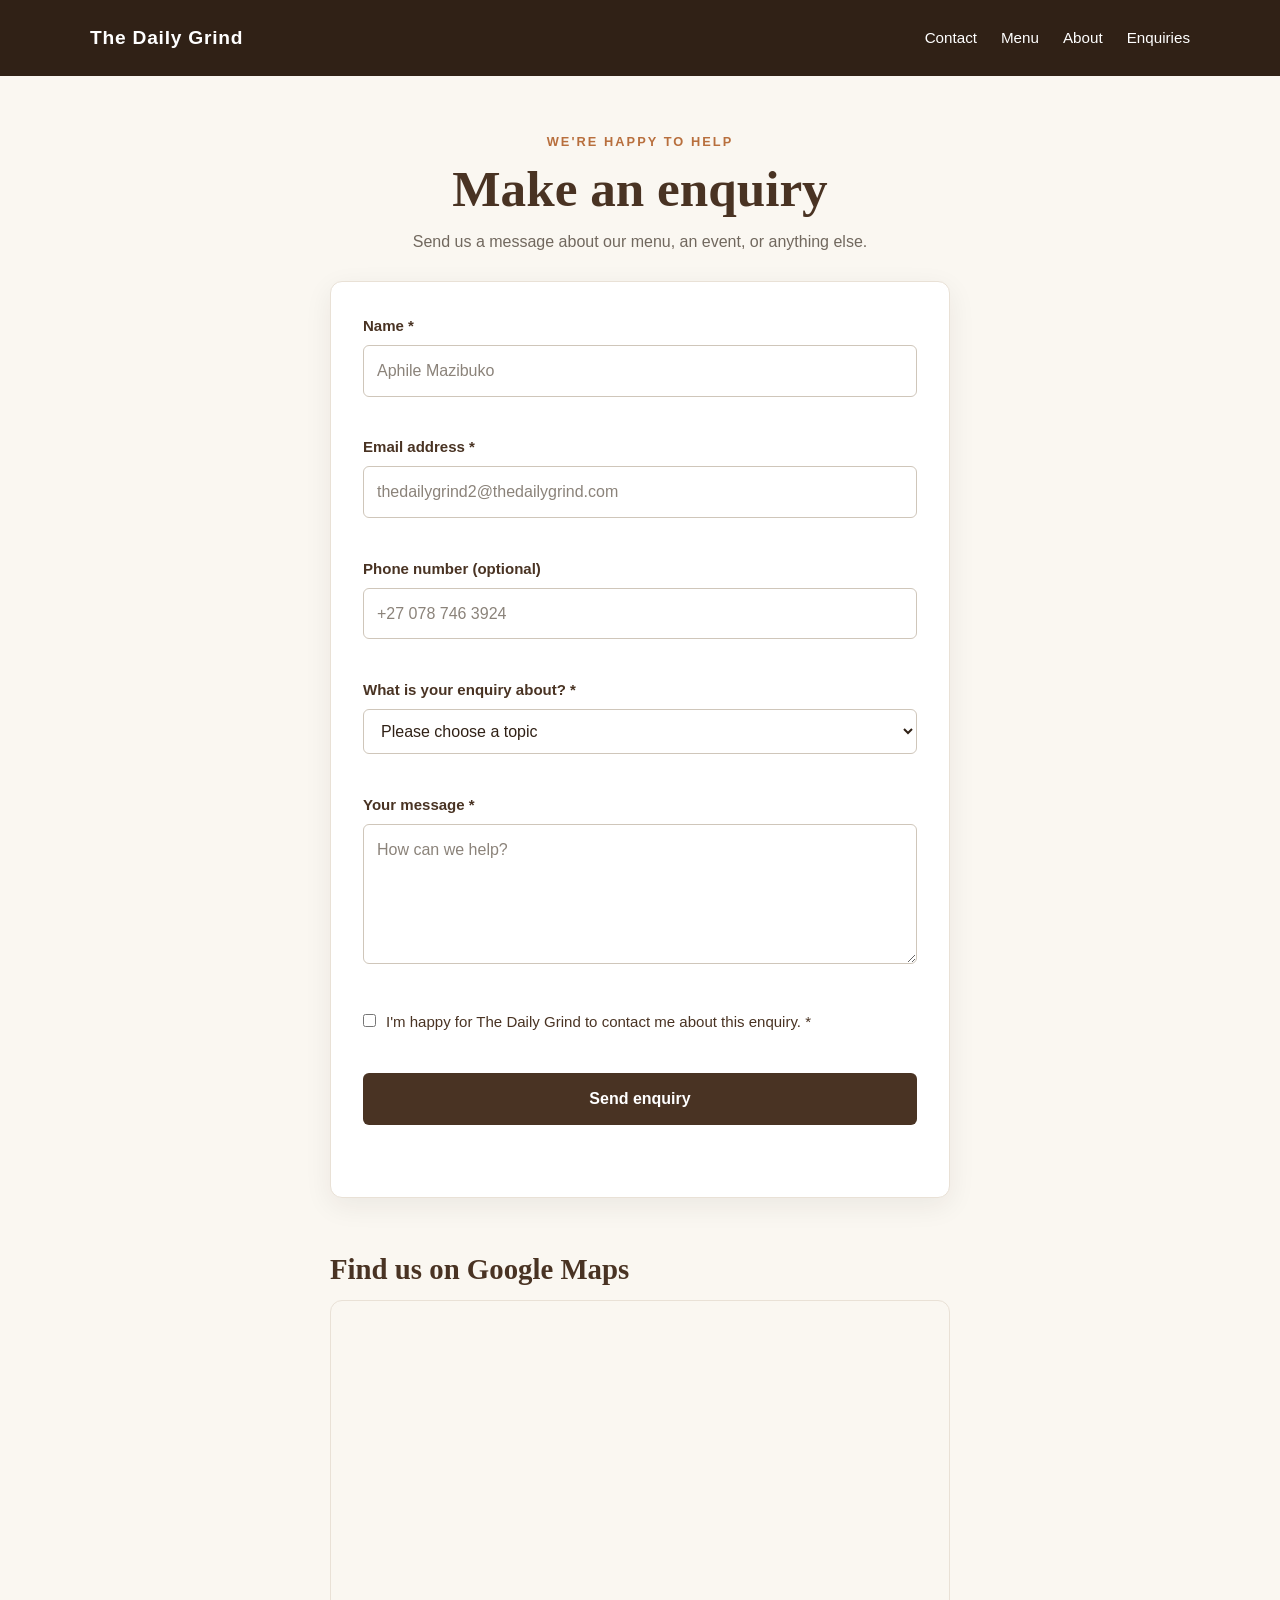
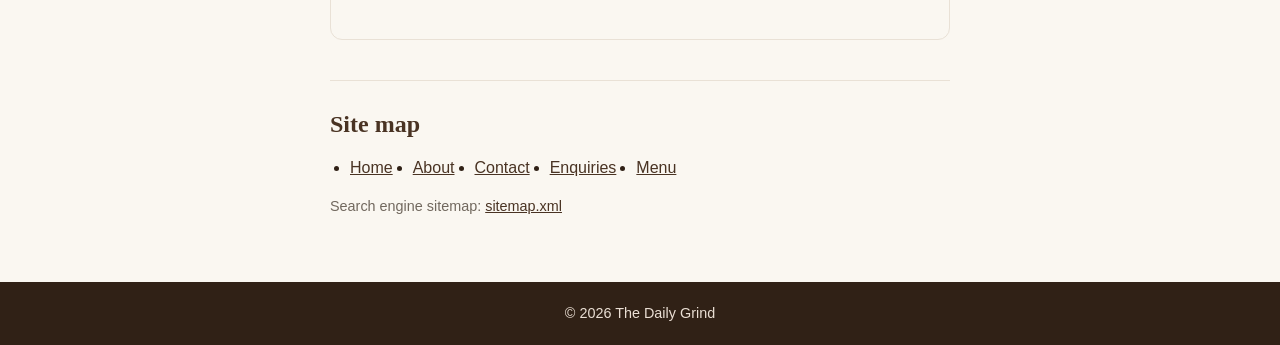
<file: TheDailyGrind2/index.html>
<!DOCTYPE html>
<html lang="en">
<head>
    <meta charset="UTF-8">
    <meta name="viewport" content="width=device-width, initial-scale=1.0">
    <meta name="description" content="Send The Daily Grind a question, suggestion, or event enquiry.">
    <title>Make an Enquiry | The Daily Grind</title>
    <link rel="stylesheet" href="style.css">
    <style>
        :root {
            color-scheme: light;
            --coffee: #493323;
            --coffee-dark: #302116;
            --cream: #faf7f1;
            --muted: #71685e;
            --accent: #b86f3d;
            --line: #e9e1d6;
        }

        * {
            box-sizing: border-box;
        }

        body {
            min-height: 100vh;
            margin: 0;
            background: var(--cream);
            color: var(--coffee-dark);
            font-family: "Segoe UI", Tahoma, Geneva, Verdana, sans-serif;
            line-height: 1.6;
        }

        a {
            color: inherit;
        }

        .site-header {
            background: var(--coffee-dark);
            color: #fff;
        }

        .header-inner {
            width: min(1100px, calc(100% - 40px));
            min-height: 76px;
            margin: 0 auto;
            display: flex;
            align-items: center;
            justify-content: space-between;
            gap: 24px;
        }

        .brand {
            font-size: 1.2rem;
            font-weight: 700;
            letter-spacing: 0.04em;
            text-decoration: none;
        }

        nav {
            display: flex;
            align-items: center;
            gap: 24px;
        }

        nav a {
            font-size: 0.95rem;
            text-decoration: none;
        }

        nav a:hover,
        nav a:focus-visible {
            color: #f2c49f;
        }

        main {
            width: min(620px, calc(100% - 40px));
            margin: 0 auto;
            padding: 56px 0 64px;
        }

        .intro {
            margin-bottom: 26px;
            text-align: center;
        }

        .eyebrow {
            margin: 0 0 8px;
            color: var(--accent);
            font-size: 0.8rem;
            font-weight: 700;
            letter-spacing: 0.16em;
            text-transform: uppercase;
        }

        h1 {
            margin: 0 0 10px;
            color: var(--coffee);
            font-family: Georgia, "Times New Roman", serif;
            font-size: clamp(2.2rem, 6vw, 3.2rem);
            line-height: 1.15;
        }

        .intro p:last-child {
            margin: 0;
            color: var(--muted);
        }

        .form-card {
            padding: 32px;
            border: 1px solid var(--line);
            border-radius: 12px;
            background: #fff;
            box-shadow: 0 8px 28px rgb(48 33 22 / 7%);
        }

        .form-group {
            margin-bottom: 20px;
        }

        label {
            display: block;
            margin-bottom: 7px;
            color: var(--coffee);
            font-size: 0.94rem;
            font-weight: 600;
        }

        input,
        select,
        textarea {
            width: 100%;
            padding: 12px 13px;
            border: 1px solid #cfc6ba;
            border-radius: 6px;
            background: #fff;
            color: var(--coffee-dark);
            font: inherit;
        }

        input::placeholder,
        textarea::placeholder {
            color: #8b837a;
        }

        input:focus,
        select:focus,
        textarea:focus {
            border-color: var(--accent);
            outline: 3px solid rgb(184 111 61 / 18%);
        }

        textarea {
            min-height: 140px;
            resize: vertical;
        }

        .form-error {
            display: block;
            min-height: 1.2em;
            margin-top: 3px;
            color: #a83226;
            font-size: 0.82rem;
        }

        .invalid {
            border-color: #a83226;
        }

        .consent-row {
            display: flex;
            align-items: flex-start;
            gap: 10px;
        }

        .consent-row input {
            width: auto;
            margin: 4px 0 0;
        }

        .consent-row label {
            margin: 0;
            font-weight: 400;
        }

        .form-status {
            min-height: 1.5em;
            margin: 16px 0 0;
            text-align: center;
        }

        .form-status.error {
            color: #a83226;
        }

        .form-status.notice {
            color: var(--coffee);
        }

        .site-map {
            margin-top: 40px;
            padding-top: 24px;
            border-top: 1px solid var(--line);
        }

        .site-map h2 {
            margin: 0 0 12px;
            color: var(--coffee);
            font-family: Georgia, "Times New Roman", serif;
            font-size: 1.5rem;
        }

        .site-map ul {
            display: flex;
            flex-wrap: wrap;
            gap: 8px 20px;
            margin: 0;
            padding-left: 20px;
        }

        .site-map a {
            color: var(--coffee);
        }

        .site-map .xml-link {
            margin: 14px 0 0;
            color: var(--muted);
            font-size: 0.9rem;
        }

        .location-map-embed {
            display: block;
            width: 100%;
            min-height: 340px;
            border: 1px solid var(--line);
            border-radius: 12px;
        }

        button {
            width: 100%;
            padding: 13px 20px;
            border: 0;
            border-radius: 6px;
            background: var(--coffee);
            color: #fff;
            font: inherit;
            font-weight: 700;
            cursor: pointer;
        }

        button:hover,
        button:focus-visible {
            background: var(--coffee-dark);
        }

        footer {
            padding: 20px;
            background: var(--coffee-dark);
            color: #eadfd4;
            font-size: 0.9rem;
            text-align: center;
        }

        footer p {
            margin: 0;
        }

        @media (max-width: 640px) {
            .header-inner {
                min-height: 68px;
                flex-wrap: wrap;
                justify-content: center;
                padding: 14px 0;
            }

            nav {
                justify-content: center;
                gap: 18px;
            }

            main {
                padding-top: 40px;
            }

            .form-card {
                padding: 24px 20px;
            }
        }
    </style>
</head>
<body>
    <header class="site-header">
        <div class="header-inner">
            <a class="brand" href="index.html">The Daily Grind</a>
            <nav aria-label="Main navigation">
                <a href="contact.html">Contact</a>
                <a href="menu.html">Menu</a>
                <a href="about.html">About</a>
                <a href="enquiry.html">Enquiries</a>
            </nav>
        </div>
    </header>

    <main>
        <section class="intro" aria-labelledby="page-title">
            <p class="eyebrow">We're happy to help</p>
            <h1 id="page-title">Make an enquiry</h1>
            <p>Send us a message about our menu, an event, or anything else.</p>
        </section>

        <div id="enquiry-form-root"></div>
        <section class="location" aria-labelledby="location-heading">
            <h2 id="location-heading">Find us on Google Maps</h2>
            <iframe
                class="location-map-embed"
                title="Google Maps search for The Daily Grind"
                src="https://www.google.com/maps?q=The+Daily+Grind&amp;output=embed"
                loading="lazy"
                referrerpolicy="no-referrer-when-downgrade"
                allowfullscreen>
            </iframe>
        </section>
        <section class="site-map" aria-labelledby="site-map-heading">
            <h2 id="site-map-heading">Site map</h2>
            <ul>
                <li><a href="index.html">Home</a></li>
                <li><a href="about.html">About</a></li>
                <li><a href="contact.html">Contact</a></li>
                <li><a href="enquiry.html">Enquiries</a></li>
                <li><a href="menu.html">Menu</a></li>
            </ul>
            <p class="xml-link">Search engine sitemap: <a href="sitemap.xml">sitemap.xml</a></p>
        </section>
    </main>

    <footer>
        <p>&copy; 2026 The Daily Grind</p>
    </footer>
    <script src="scripts.js" defer></script>
</body>
</html>
</file>
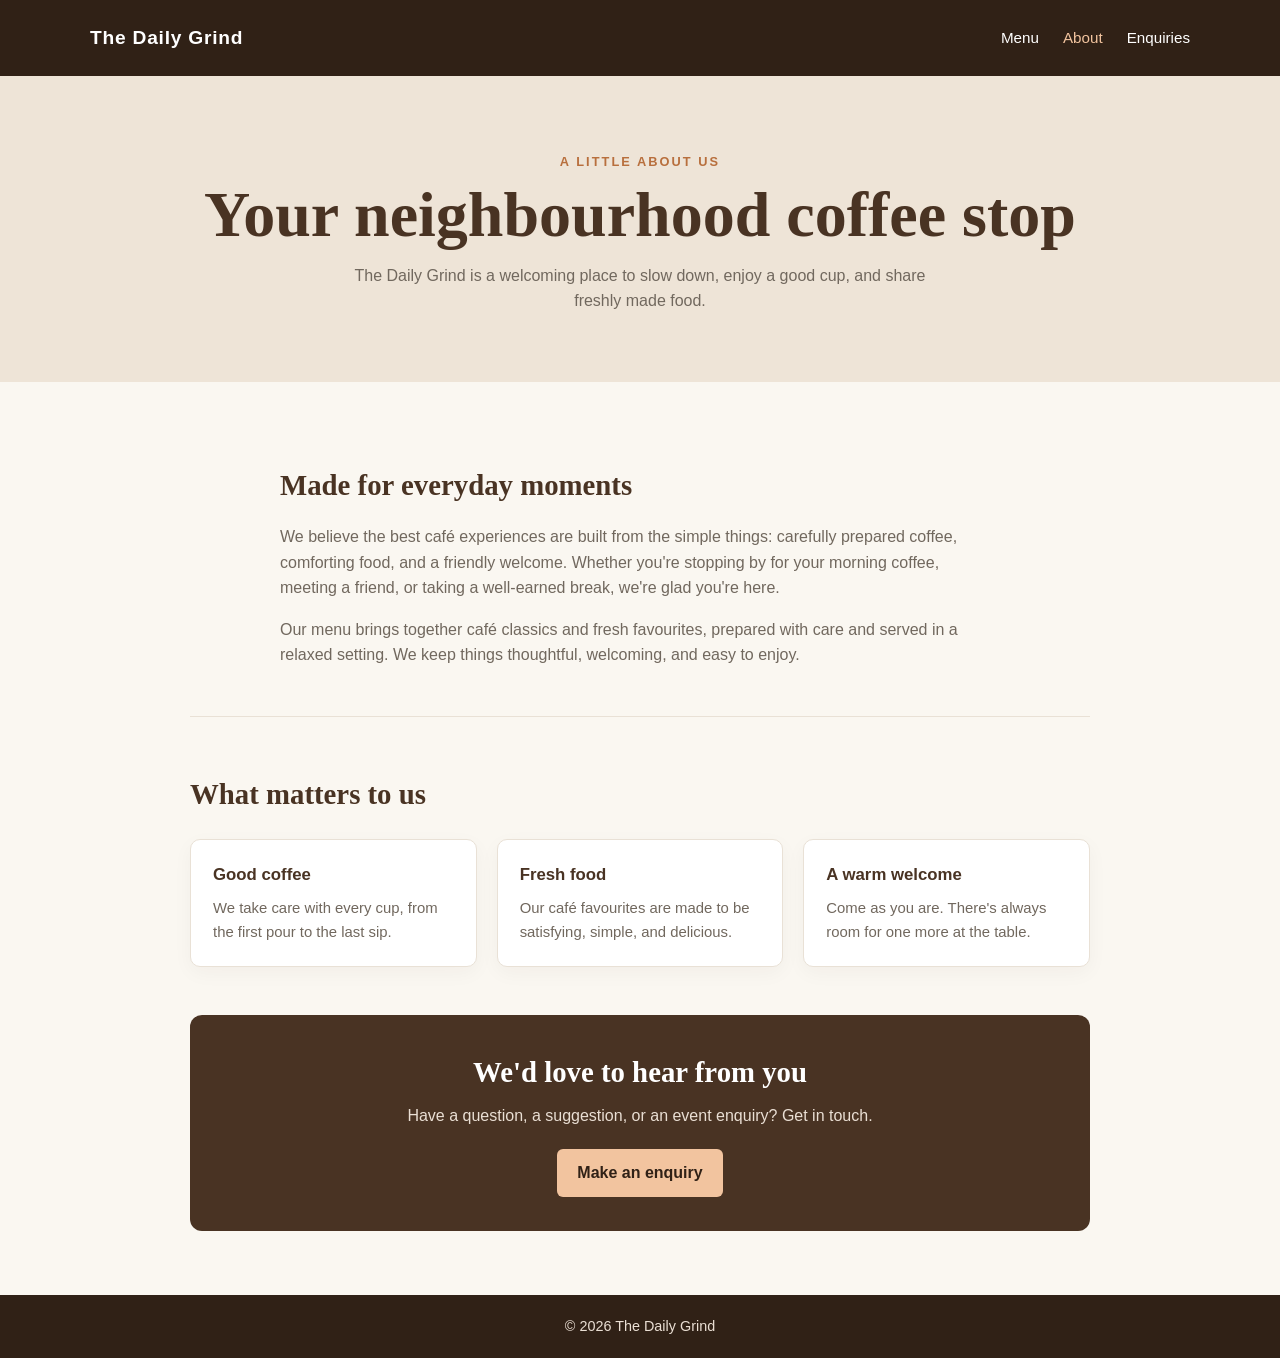
<file: TheDailyGrind2/about.html>
<!DOCTYPE html>
<html lang="en">
<head>
    <meta charset="UTF-8">
    <meta name="viewport" content="width=device-width, initial-scale=1.0">
    <meta name="description" content="Learn about The Daily Grind, your neighbourhood café for good coffee and freshly made food.">
    <title>About Us | The Daily Grind</title>
    <link rel="stylesheet" href="style.css">
    <style>
        :root {
            color-scheme: light;
            --coffee: #493323;
            --coffee-dark: #302116;
            --cream: #faf7f1;
            --muted: #71685e;
            --accent: #b86f3d;
            --line: #e9e1d6;
        }

        * {
            box-sizing: border-box;
        }

        body {
            margin: 0;
            background: var(--cream);
            color: var(--coffee-dark);
            font-family: "Segoe UI", Tahoma, Geneva, Verdana, sans-serif;
            line-height: 1.6;
        }

        a {
            color: inherit;
        }

        .site-header {
            background: var(--coffee-dark);
            color: #fff;
        }

        .header-inner {
            width: min(1100px, calc(100% - 40px));
            min-height: 76px;
            margin: 0 auto;
            display: flex;
            align-items: center;
            justify-content: space-between;
            gap: 24px;
        }

        .brand {
            font-size: 1.2rem;
            font-weight: 700;
            letter-spacing: 0.04em;
            text-decoration: none;
        }

        nav {
            display: flex;
            align-items: center;
            gap: 24px;
        }

        nav a {
            font-size: 0.95rem;
            text-decoration: none;
        }

        nav a:hover,
        nav a:focus-visible {
            color: #f2c49f;
        }

        .hero {
            padding: 76px 20px 68px;
            background: #eee4d7;
            text-align: center;
        }

        .eyebrow {
            margin: 0 0 8px;
            color: var(--accent);
            font-size: 0.8rem;
            font-weight: 700;
            letter-spacing: 0.16em;
            text-transform: uppercase;
        }

        h1,
        h2 {
            color: var(--coffee);
            font-family: Georgia, "Times New Roman", serif;
        }

        h1 {
            margin: 0 0 12px;
            font-size: clamp(2.5rem, 6vw, 4rem);
            line-height: 1.1;
        }

        .hero p:last-child {
            max-width: 600px;
            margin: 0 auto;
            color: var(--muted);
        }

        main {
            width: min(900px, calc(100% - 40px));
            margin: 0 auto;
            padding: 56px 0 64px;
        }

        .story {
            max-width: 720px;
            margin: 0 auto 48px;
        }

        .story h2,
        .values h2 {
            margin-bottom: 14px;
            font-size: 1.8rem;
        }

        .story p {
            color: var(--muted);
        }

        .values {
            padding-top: 30px;
            border-top: 1px solid var(--line);
        }

        .value-grid {
            display: grid;
            grid-template-columns: repeat(3, minmax(0, 1fr));
            gap: 20px;
            margin-top: 22px;
        }

        .value-card {
            padding: 22px;
            border: 1px solid var(--line);
            border-radius: 10px;
            background: #fff;
        }

        .value-card h3 {
            margin: 0 0 8px;
            color: var(--coffee);
            font-size: 1.05rem;
        }

        .value-card p {
            margin: 0;
            color: var(--muted);
            font-size: 0.93rem;
        }

        .enquiry {
            margin-top: 48px;
            padding: 34px 24px;
            border-radius: 12px;
            background: var(--coffee);
            color: #fff;
            text-align: center;
        }

        .enquiry h2 {
            margin: 0 0 8px;
            color: #fff;
            font-size: 1.8rem;
        }

        .enquiry p {
            margin: 0 0 20px;
            color: #eadfd4;
        }

        .button {
            display: inline-block;
            padding: 11px 20px;
            border-radius: 6px;
            background: #f2c49f;
            color: var(--coffee-dark);
            font-weight: 700;
            text-decoration: none;
        }

        .button:hover,
        .button:focus-visible {
            background: #ffdab8;
        }

        footer {
            padding: 20px;
            background: var(--coffee-dark);
            color: #eadfd4;
            font-size: 0.9rem;
            text-align: center;
        }

        footer p {
            margin: 0;
        }

        @media (max-width: 640px) {
            .header-inner {
                min-height: 68px;
                flex-wrap: wrap;
                justify-content: center;
                padding: 14px 0;
            }

            nav {
                justify-content: center;
                gap: 18px;
            }

            .hero {
                padding: 56px 20px;
            }

            main {
                padding-top: 40px;
            }

            .value-grid {
                grid-template-columns: 1fr;
            }
        }
    </style>
</head>
<body>
    <header class="site-header">
        <div class="header-inner">
            <a class="brand" href="menu.html">The Daily Grind</a>
            <nav aria-label="Main navigation">
                <a href="menu.html">Menu</a>
                <a href="about.html" aria-current="page">About</a>
                <a href="enquiry.html">Enquiries</a>
            </nav>
        </div>
    </header>

    <section class="hero" aria-labelledby="page-title">
        <p class="eyebrow">A little about us</p>
        <h1 id="page-title">Your neighbourhood coffee stop</h1>
        <p>The Daily Grind is a welcoming place to slow down, enjoy a good cup, and share freshly made food.</p>
    </section>

    <main>
        <section class="story" aria-labelledby="story-heading">
            <h2 id="story-heading">Made for everyday moments</h2>
            <p>We believe the best café experiences are built from the simple things: carefully prepared coffee, comforting food, and a friendly welcome. Whether you're stopping by for your morning coffee, meeting a friend, or taking a well-earned break, we're glad you're here.</p>
            <p>Our menu brings together café classics and fresh favourites, prepared with care and served in a relaxed setting. We keep things thoughtful, welcoming, and easy to enjoy.</p>
        </section>

        <section class="values" aria-labelledby="values-heading">
            <h2 id="values-heading">What matters to us</h2>
            <div class="value-grid">
                <article class="value-card">
                    <h3>Good coffee</h3>
                    <p>We take care with every cup, from the first pour to the last sip.</p>
                </article>
                <article class="value-card">
                    <h3>Fresh food</h3>
                    <p>Our café favourites are made to be satisfying, simple, and delicious.</p>
                </article>
                <article class="value-card">
                    <h3>A warm welcome</h3>
                    <p>Come as you are. There's always room for one more at the table.</p>
                </article>
            </div>
        </section>

        <section class="enquiry" aria-labelledby="enquiry-heading">
            <h2 id="enquiry-heading">We'd love to hear from you</h2>
            <p>Have a question, a suggestion, or an event enquiry? Get in touch.</p>
            <a class="button" href="enquiry.html">Make an enquiry</a>
        </section>
    </main>

    <footer>
        <p>&copy; 2026 The Daily Grind</p>
    </footer>
</body>
</html>
</file>
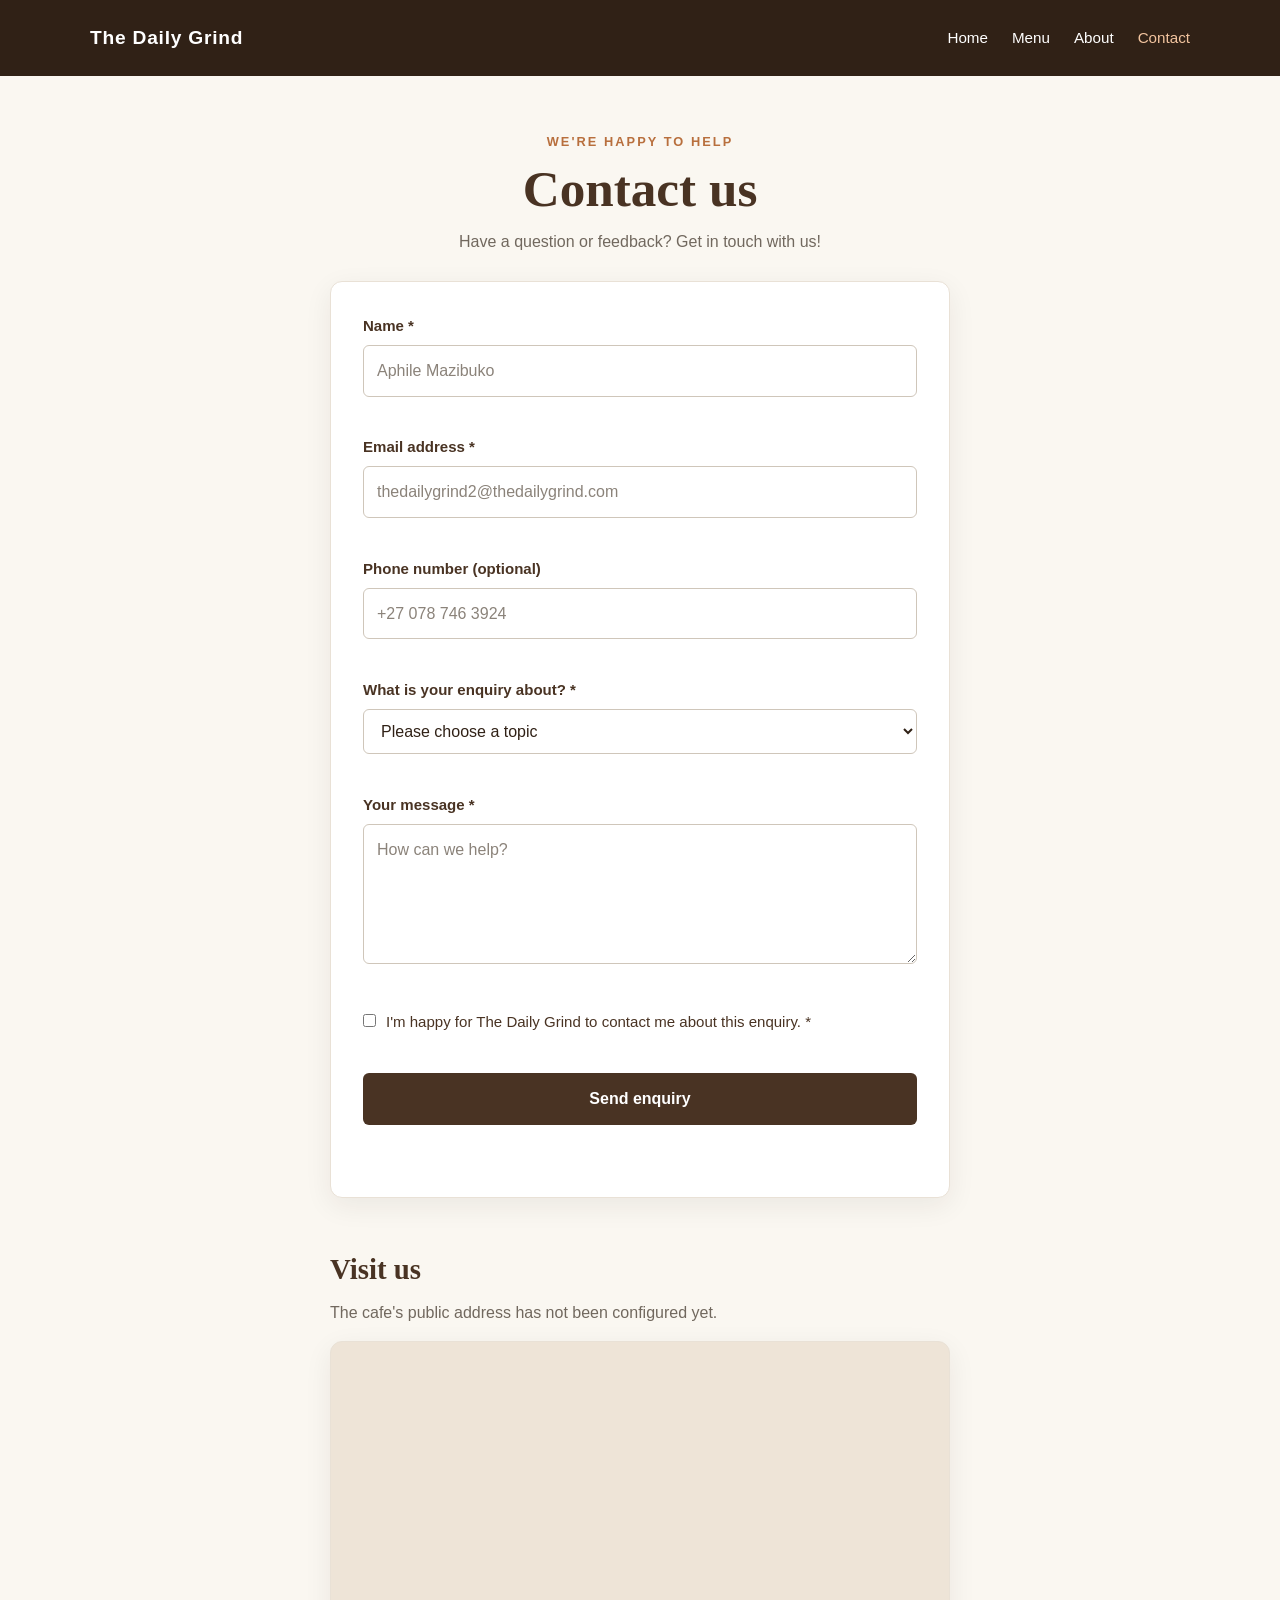
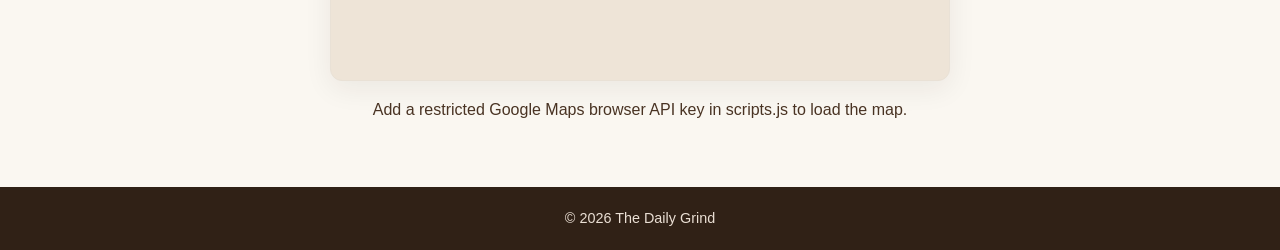
<file: TheDailyGrind2/contact.html>
<!DOCTYPE html>
<html lang="en">
<head>
    <meta charset="UTF-8">
    <meta name="viewport" content="width=device-width, initial-scale=1.0">
    <meta name="description" content="Contact The Daily Grind with a question, suggestion, or event enquiry.">
    <title>Make an Enquiry | The Daily Grind</title>
    <link rel="stylesheet" href="style.css">
    <style>
        :root {
            color-scheme: light;
            --coffee: #493323;
            --coffee-dark: #302116;
            --cream: #faf7f1;
            --muted: #71685e;
            --accent: #b86f3d;
            --line: #e9e1d6;
        }

        * {
            box-sizing: border-box;
        }

        body {
            min-height: 100vh;
            margin: 0;
            background: var(--cream);
            color: var(--coffee-dark);
            font-family: "Segoe UI", Tahoma, Geneva, Verdana, sans-serif;
            line-height: 1.6;
        }

        a {
            color: inherit;
        }

        .site-header {
            background: var(--coffee-dark);
            color: #fff;
        }

        .header-inner {
            width: min(1100px, calc(100% - 40px));
            min-height: 76px;
            margin: 0 auto;
            display: flex;
            align-items: center;
            justify-content: space-between;
            gap: 24px;
        }

        .brand {
            font-size: 1.2rem;
            font-weight: 700;
            letter-spacing: 0.04em;
            text-decoration: none;
        }

        nav {
            display: flex;
            align-items: center;
            gap: 24px;
        }

        nav a {
            font-size: 0.95rem;
            text-decoration: none;
        }

        nav a:hover,
        nav a:focus-visible {
            color: #f2c49f;
        }

        main {
            width: min(620px, calc(100% - 40px));
            margin: 0 auto;
            padding: 56px 0 64px;
        }

        .intro {
            margin-bottom: 26px;
            text-align: center;
        }

        .eyebrow {
            margin: 0 0 8px;
            color: var(--accent);
            font-size: 0.8rem;
            font-weight: 700;
            letter-spacing: 0.16em;
            text-transform: uppercase;
        }

        h1 {
            margin: 0 0 10px;
            color: var(--coffee);
            font-family: Georgia, "Times New Roman", serif;
            font-size: clamp(2.2rem, 6vw, 3.2rem);
            line-height: 1.15;
        }

        .intro p:last-child {
            margin: 0;
            color: var(--muted);
        }

        .form-card {
            padding: 32px;
            border: 1px solid var(--line);
            border-radius: 12px;
            background: #fff;
            box-shadow: 0 8px 28px rgb(48 33 22 / 7%);
        }

        .form-group {
            margin-bottom: 20px;
        }

        label {
            display: block;
            margin-bottom: 7px;
            color: var(--coffee);
            font-size: 0.94rem;
            font-weight: 600;
        }

        input,
        select,
        textarea {
            width: 100%;
            padding: 12px 13px;
            border: 1px solid #cfc6ba;
            border-radius: 6px;
            background: #fff;
            color: var(--coffee-dark);
            font: inherit;
        }

        input::placeholder,
        textarea::placeholder {
            color: #8b837a;
        }

        input:focus,
        select:focus,
        textarea:focus {
            border-color: var(--accent);
            outline: 3px solid rgb(184 111 61 / 18%);
        }

        textarea {
            min-height: 140px;
            resize: vertical;
        }

        .form-error {
            display: block;
            min-height: 1.2em;
            margin-top: 3px;
            color: #a83226;
            font-size: 0.82rem;
        }

        .invalid {
            border-color: #a83226;
        }

        .consent-row {
            display: flex;
            align-items: flex-start;
            gap: 10px;
        }

        .consent-row input {
            width: auto;
            margin: 4px 0 0;
        }

        .consent-row label {
            margin: 0;
            font-weight: 400;
        }

        .form-status {
            min-height: 1.5em;
            margin: 16px 0 0;
            text-align: center;
        }

        .form-status.error {
            color: #a83226;
        }

        .form-status.notice {
            color: var(--coffee);
        }

        button {
            width: 100%;
            padding: 13px 20px;
            border: 0;
            border-radius: 6px;
            background: var(--coffee);
            color: #fff;
            font: inherit;
            font-weight: 700;
            cursor: pointer;
        }

        button:hover,
        button:focus-visible {
            background: var(--coffee-dark);
        }

        footer {
            padding: 20px;
            background: var(--coffee-dark);
            color: #eadfd4;
            font-size: 0.9rem;
            text-align: center;
        }

        footer p {
            margin: 0;
        }

        @media (max-width: 640px) {
            .header-inner {
                min-height: 68px;
                flex-wrap: wrap;
                justify-content: center;
                padding: 14px 0;
            }

            nav {
                justify-content: center;
                gap: 18px;
            }

            main {
                padding-top: 40px;
            }

            .form-card {
                padding: 24px 20px;
            }
        }
    </style>
</head>
<body>
    <header class="site-header">
        <div class="header-inner">
            <a class="brand" href="index.html">The Daily Grind</a>
            <nav aria-label="Main navigation">
                <a href="index.html">Home</a>
                <a href="menu.html">Menu</a>
                <a href="about.html">About</a>
                <a href="contact.html" aria-current="page">Contact</a>
            </nav>
        </div>
    </header>

    <main>
        <section class="intro" aria-labelledby="page-title">
            <p class="eyebrow">We're happy to help</p>
            <h1 id="page-title">Contact us</h1>
            <p>Have a question or feedback? Get in touch with us!</p>
        </section>

        <div id="enquiry-form-root"></div>
        <section class="location" aria-labelledby="location-heading">
            <h2 id="location-heading">Visit us</h2>
            <p id="location-address"></p>
            <div id="location-map" role="application" aria-label="Map showing The Daily Grind"></div>
            <p id="location-map-status" class="form-status notice" role="status" aria-live="polite"></p>
        </section>
    </main>

    <footer>
        <p>&copy; 2026 The Daily Grind</p>
    </footer>
    <script src="scripts.js" defer></script>
</body>
</html>
</file>
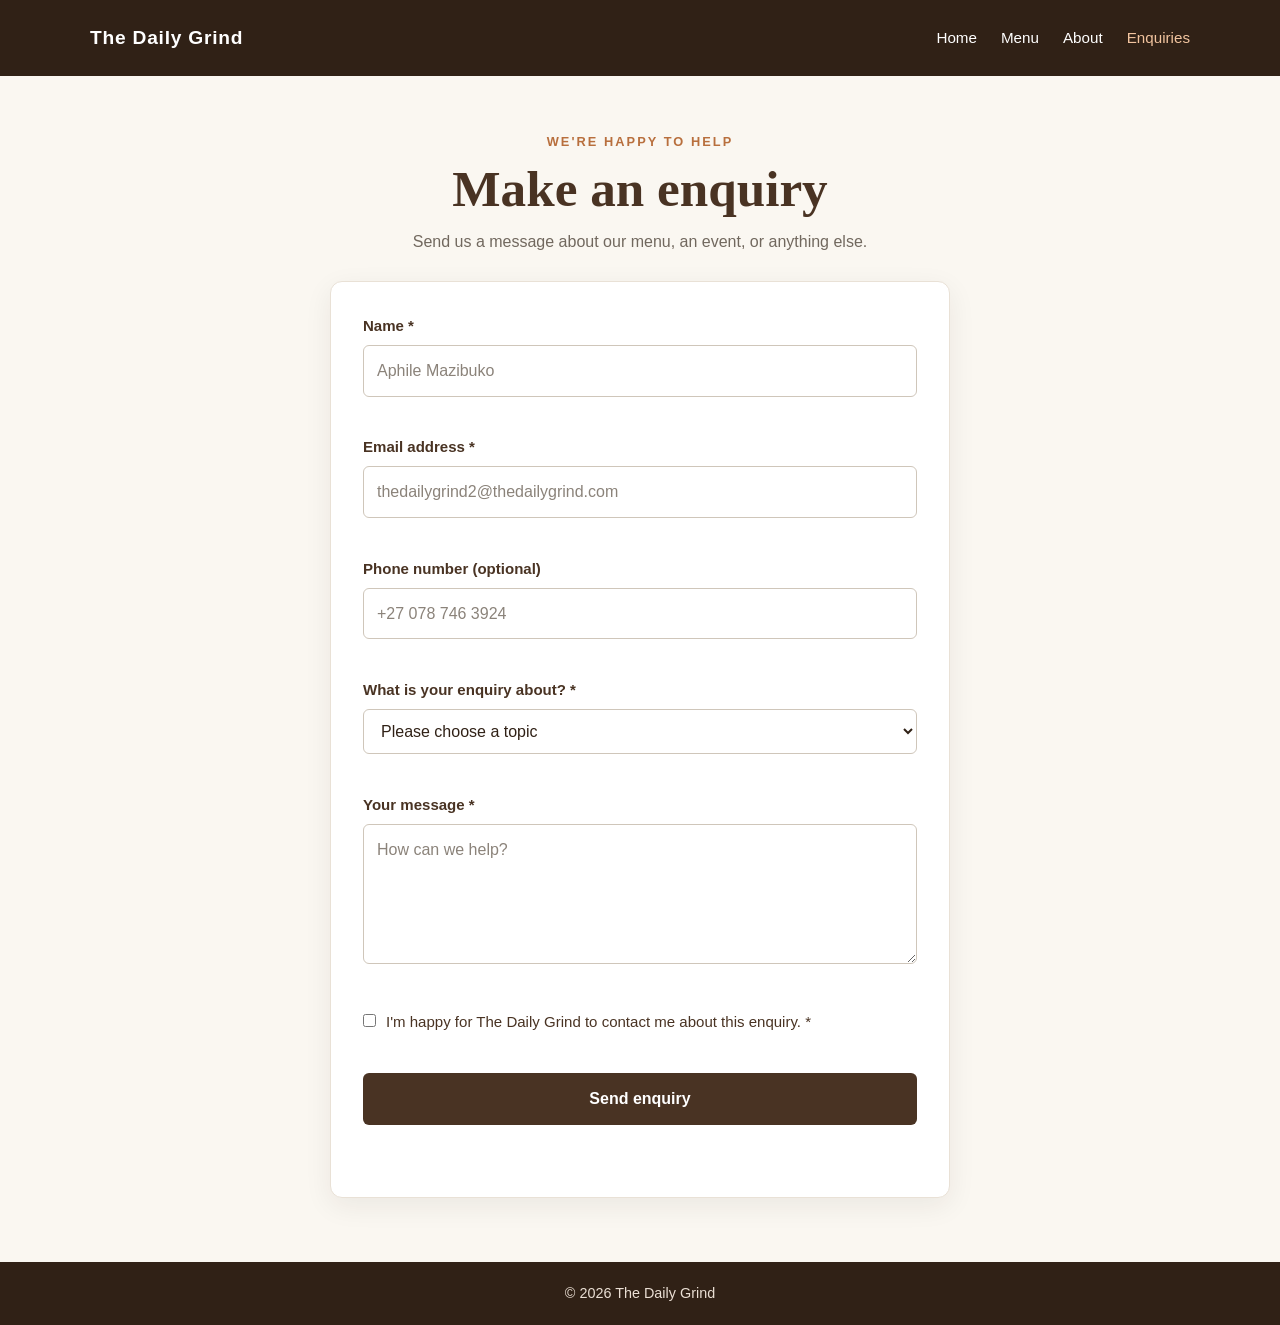
<file: TheDailyGrind2/enquiry.html>
<!DOCTYPE html>
<html lang="en">
<head>
    <meta charset="UTF-8">
    <meta name="viewport" content="width=device-width, initial-scale=1.0">
    <meta name="description" content="Contact The Daily Grind with a question, suggestion, or event enquiry.">
    <title>Make an Enquiry | The Daily Grind</title>
    <link rel="stylesheet" href="style.css">
    <style>
        :root {
            color-scheme: light;
            --coffee: #493323;
            --coffee-dark: #302116;
            --cream: #faf7f1;
            --muted: #71685e;
            --accent: #b86f3d;
            --line: #e9e1d6;
        }

        * {
            box-sizing: border-box;
        }

        body {
            min-height: 100vh;
            margin: 0;
            background: var(--cream);
            color: var(--coffee-dark);
            font-family: "Segoe UI", Tahoma, Geneva, Verdana, sans-serif;
            line-height: 1.6;
        }

        a {
            color: inherit;
        }

        .site-header {
            background: var(--coffee-dark);
            color: #fff;
        }

        .header-inner {
            width: min(1100px, calc(100% - 40px));
            min-height: 76px;
            margin: 0 auto;
            display: flex;
            align-items: center;
            justify-content: space-between;
            gap: 24px;
        }

        .brand {
            font-size: 1.2rem;
            font-weight: 700;
            letter-spacing: 0.04em;
            text-decoration: none;
        }

        nav {
            display: flex;
            align-items: center;
            gap: 24px;
        }

        nav a {
            font-size: 0.95rem;
            text-decoration: none;
        }

        nav a:hover,
        nav a:focus-visible {
            color: #f2c49f;
        }

        main {
            width: min(620px, calc(100% - 40px));
            margin: 0 auto;
            padding: 56px 0 64px;
        }

        .intro {
            margin-bottom: 26px;
            text-align: center;
        }

        .eyebrow {
            margin: 0 0 8px;
            color: var(--accent);
            font-size: 0.8rem;
            font-weight: 700;
            letter-spacing: 0.16em;
            text-transform: uppercase;
        }

        h1 {
            margin: 0 0 10px;
            color: var(--coffee);
            font-family: Georgia, "Times New Roman", serif;
            font-size: clamp(2.2rem, 6vw, 3.2rem);
            line-height: 1.15;
        }

        .intro p:last-child {
            margin: 0;
            color: var(--muted);
        }

        .form-card {
            padding: 32px;
            border: 1px solid var(--line);
            border-radius: 12px;
            background: #fff;
            box-shadow: 0 8px 28px rgb(48 33 22 / 7%);
        }

        .form-group {
            margin-bottom: 20px;
        }

        label {
            display: block;
            margin-bottom: 7px;
            color: var(--coffee);
            font-size: 0.94rem;
            font-weight: 600;
        }

        input,
        select,
        textarea {
            width: 100%;
            padding: 12px 13px;
            border: 1px solid #cfc6ba;
            border-radius: 6px;
            background: #fff;
            color: var(--coffee-dark);
            font: inherit;
        }

        input::placeholder,
        textarea::placeholder {
            color: #8b837a;
        }

        input:focus,
        select:focus,
        textarea:focus {
            border-color: var(--accent);
            outline: 3px solid rgb(184 111 61 / 18%);
        }

        textarea {
            min-height: 140px;
            resize: vertical;
        }

        .form-error {
            display: block;
            min-height: 1.2em;
            margin-top: 3px;
            color: #a83226;
            font-size: 0.82rem;
        }

        .invalid {
            border-color: #a83226;
        }

        .consent-row {
            display: flex;
            align-items: flex-start;
            gap: 10px;
        }

        .consent-row input {
            width: auto;
            margin: 4px 0 0;
        }

        .consent-row label {
            margin: 0;
            font-weight: 400;
        }

        .form-status {
            min-height: 1.5em;
            margin: 16px 0 0;
            text-align: center;
        }

        .form-status.error {
            color: #a83226;
        }

        .form-status.notice {
            color: var(--coffee);
        }

        button {
            width: 100%;
            padding: 13px 20px;
            border: 0;
            border-radius: 6px;
            background: var(--coffee);
            color: #fff;
            font: inherit;
            font-weight: 700;
            cursor: pointer;
        }

        button:hover,
        button:focus-visible {
            background: var(--coffee-dark);
        }

        footer {
            padding: 20px;
            background: var(--coffee-dark);
            color: #eadfd4;
            font-size: 0.9rem;
            text-align: center;
        }

        footer p {
            margin: 0;
        }

        @media (max-width: 640px) {
            .header-inner {
                min-height: 68px;
                flex-wrap: wrap;
                justify-content: center;
                padding: 14px 0;
            }

            nav {
                justify-content: center;
                gap: 18px;
            }

            main {
                padding-top: 40px;
            }

            .form-card {
                padding: 24px 20px;
            }
        }
    </style>
</head>
<body>
    <header class="site-header">
        <div class="header-inner">
            <a class="brand" href="index.html">The Daily Grind</a>
            <nav aria-label="Main navigation">
                <a href="index.html">Home</a>
                <a href="menu.html">Menu</a>
                <a href="about.html">About</a>
                <a href="enquiry.html" aria-current="page">Enquiries</a>
            </nav>
        </div>
    </header>

    <main>
        <section class="intro" aria-labelledby="page-title">
            <p class="eyebrow">We're happy to help</p>
            <h1 id="page-title">Make an enquiry</h1>
            <p>Send us a message about our menu, an event, or anything else.</p>
        </section>

        <div id="enquiry-form-root"></div>
    </main>

    <footer>
        <p>&copy; 2026 The Daily Grind</p>
    </footer>
    <script src="scripts.js" defer></script>
</body>
</html>
</file>
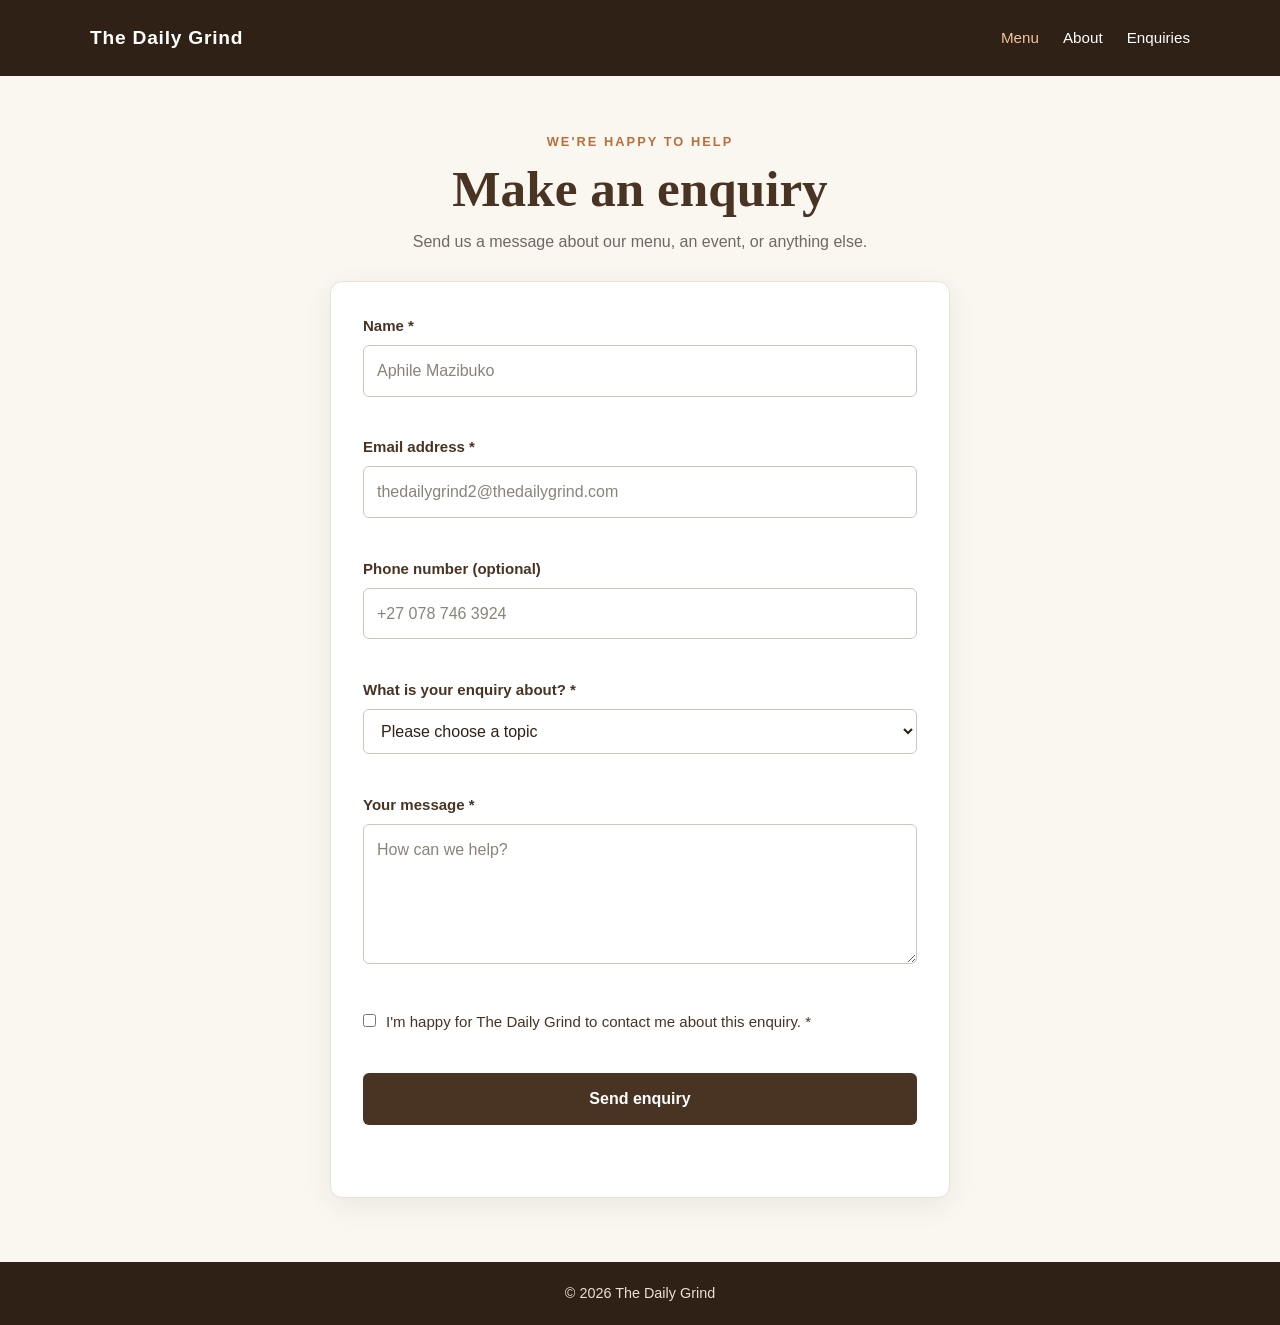
<file: TheDailyGrind2/menu.html>
<!DOCTYPE html>
<html lang="en">
<head>
    <meta charset="UTF-8">
    <meta name="viewport" content="width=device-width, initial-scale=1.0">
    <meta name="description" content="Send The Daily Grind a question, suggestion, or event enquiry.">
    <title>Make an Enquiry | The Daily Grind</title>
    <link rel="stylesheet" href="style.css">
    <style>
        :root {
            color-scheme: light;
            --coffee: #493323;
            --coffee-dark: #302116;
            --cream: #faf7f1;
            --muted: #71685e;
            --accent: #b86f3d;
            --line: #e9e1d6;
        }

        * {
            box-sizing: border-box;
        }

        body {
            min-height: 100vh;
            margin: 0;
            background: var(--cream);
            color: var(--coffee-dark);
            font-family: "Segoe UI", Tahoma, Geneva, Verdana, sans-serif;
            line-height: 1.6;
        }

        a {
            color: inherit;
        }

        .site-header {
            background: var(--coffee-dark);
            color: #fff;
        }

        .header-inner {
            width: min(1100px, calc(100% - 40px));
            min-height: 76px;
            margin: 0 auto;
            display: flex;
            align-items: center;
            justify-content: space-between;
            gap: 24px;
        }

        .brand {
            font-size: 1.2rem;
            font-weight: 700;
            letter-spacing: 0.04em;
            text-decoration: none;
        }

        nav {
            display: flex;
            align-items: center;
            gap: 24px;
        }

        nav a {
            font-size: 0.95rem;
            text-decoration: none;
        }

        nav a:hover,
        nav a:focus-visible {
            color: #f2c49f;
        }

        main {
            width: min(620px, calc(100% - 40px));
            margin: 0 auto;
            padding: 56px 0 64px;
        }

        .intro {
            margin-bottom: 26px;
            text-align: center;
        }

        .eyebrow {
            margin: 0 0 8px;
            color: var(--accent);
            font-size: 0.8rem;
            font-weight: 700;
            letter-spacing: 0.16em;
            text-transform: uppercase;
        }

        h1 {
            margin: 0 0 10px;
            color: var(--coffee);
            font-family: Georgia, "Times New Roman", serif;
            font-size: clamp(2.2rem, 6vw, 3.2rem);
            line-height: 1.15;
        }

        .intro p:last-child {
            margin: 0;
            color: var(--muted);
        }

        .form-card {
            padding: 32px;
            border: 1px solid var(--line);
            border-radius: 12px;
            background: #fff;
            box-shadow: 0 8px 28px rgb(48 33 22 / 7%);
        }

        .form-group {
            margin-bottom: 20px;
        }

        label {
            display: block;
            margin-bottom: 7px;
            color: var(--coffee);
            font-size: 0.94rem;
            font-weight: 600;
        }

        input,
        select,
        textarea {
            width: 100%;
            padding: 12px 13px;
            border: 1px solid #cfc6ba;
            border-radius: 6px;
            background: #fff;
            color: var(--coffee-dark);
            font: inherit;
        }

        input::placeholder,
        textarea::placeholder {
            color: #8b837a;
        }

        input:focus,
        select:focus,
        textarea:focus {
            border-color: var(--accent);
            outline: 3px solid rgb(184 111 61 / 18%);
        }

        textarea {
            min-height: 140px;
            resize: vertical;
        }

        .form-error {
            display: block;
            min-height: 1.2em;
            margin-top: 3px;
            color: #a83226;
            font-size: 0.82rem;
        }

        .invalid {
            border-color: #a83226;
        }

        .consent-row {
            display: flex;
            align-items: flex-start;
            gap: 10px;
        }

        .consent-row input {
            width: auto;
            margin: 4px 0 0;
        }

        .consent-row label {
            margin: 0;
            font-weight: 400;
        }

        .form-status {
            min-height: 1.5em;
            margin: 16px 0 0;
            text-align: center;
        }

        .form-status.error {
            color: #a83226;
        }

        .form-status.notice {
            color: var(--coffee);
        }

        button {
            width: 100%;
            padding: 13px 20px;
            border: 0;
            border-radius: 6px;
            background: var(--coffee);
            color: #fff;
            font: inherit;
            font-weight: 700;
            cursor: pointer;
        }

        button:hover,
        button:focus-visible {
            background: var(--coffee-dark);
        }

        footer {
            padding: 20px;
            background: var(--coffee-dark);
            color: #eadfd4;
            font-size: 0.9rem;
            text-align: center;
        }

        footer p {
            margin: 0;
        }

        @media (max-width: 640px) {
            .header-inner {
                min-height: 68px;
                flex-wrap: wrap;
                justify-content: center;
                padding: 14px 0;
            }

            nav {
                justify-content: center;
                gap: 18px;
            }

            main {
                padding-top: 40px;
            }

            .form-card {
                padding: 24px 20px;
            }
        }
    </style>
</head>
<body>
    <header class="site-header">
        <div class="header-inner">
            <a class="brand" href="index.html">The Daily Grind</a>
            <nav aria-label="Main navigation">
                <a href="menu.html" aria-current="page">Menu</a>
                <a href="about.html">About</a>
                <a href="enquiry.html">Enquiries</a>
            </nav>
        </div>
    </header>

    <main>
        <section class="intro" aria-labelledby="page-title">
            <p class="eyebrow">We're happy to help</p>
            <h1 id="page-title">Make an enquiry</h1>
            <p>Send us a message about our menu, an event, or anything else.</p>
        </section>

        <div id="enquiry-form-root"></div>
    </main>

    <footer>
        <p>&copy; 2026 The Daily Grind</p>
    </footer>
    <script src="scripts.js" defer></script>
</body>
</html>
</file>
<file: TheDailyGrind2/style.css>
:root {
    color-scheme: light;
    --coffee: #493323;
    --coffee-dark: #302116;
    --cream: #faf7f1;
    --muted: #71685e;
    --accent: #b86f3d;
    --line: #e9e1d6;
    --surface: #fff;
    --danger: #a83226;
    --focus-ring: rgb(184 111 61 / 24%);
    --content-wide: 1100px;
    --content-reading: 900px;
}

*,
*::before,
*::after {
    box-sizing: border-box;
}

html {
    min-width: 320px;
    scroll-behavior: smooth;
}

body {
    min-height: 100vh;
    margin: 0;
    background: var(--cream);
    color: var(--coffee-dark);
    font-family: "Segoe UI", Tahoma, Geneva, Verdana, sans-serif;
    line-height: 1.6;
    -webkit-font-smoothing: antialiased;
}

button,
input,
select,
textarea {
    font: inherit;
}

a {
    color: inherit;
}

a:focus-visible,
button:focus-visible,
input:focus-visible,
select:focus-visible,
textarea:focus-visible {
    outline: 3px solid var(--focus-ring);
    outline-offset: 3px;
}

.site-header {
    background: var(--coffee-dark);
    color: var(--surface);
}

.header-inner {
    display: flex;
    width: min(var(--content-wide), calc(100% - 40px));
    min-height: 76px;
    margin: 0 auto;
    align-items: center;
    justify-content: space-between;
    gap: 24px;
}

.brand {
    color: inherit;
    font-size: 1.2rem;
    font-weight: 700;
    letter-spacing: 0.04em;
    text-decoration: none;
}

nav {
    display: flex;
    align-items: center;
    gap: 24px;
}

nav a {
    color: inherit;
    font-size: 0.95rem;
    text-decoration: none;
    transition: color 160ms ease;
}

nav a:hover,
nav a:focus-visible,
nav a[aria-current="page"] {
    color: #f2c49f;
}

main {
    width: min(var(--content-reading), calc(100% - 40px));
    margin: 0 auto;
    padding: 56px 0 64px;
}

.hero {
    padding: 76px 20px 68px;
    background: #eee4d7;
    text-align: center;
}

.eyebrow {
    margin: 0 0 8px;
    color: var(--accent);
    font-size: 0.8rem;
    font-weight: 700;
    letter-spacing: 0.16em;
    text-transform: uppercase;
}

h1,
h2 {
    color: var(--coffee);
    font-family: Georgia, "Times New Roman", serif;
}

h1 {
    margin: 0 0 12px;
    font-size: clamp(2.2rem, 6vw, 4rem);
    line-height: 1.1;
}

.hero p:last-child {
    max-width: 600px;
    margin: 0 auto;
    color: var(--muted);
}

.intro {
    margin-bottom: 26px;
    text-align: center;
}

.intro h1 {
    margin-bottom: 10px;
    font-size: clamp(2.2rem, 6vw, 3.2rem);
    line-height: 1.15;
}

.intro p:last-child {
    margin: 0;
    color: var(--muted);
}

.story {
    max-width: 720px;
    margin: 0 auto 48px;
}

.story h2,
.values h2 {
    margin-bottom: 14px;
    font-size: 1.8rem;
}

.story p,
.value-card p {
    color: var(--muted);
}

.values {
    padding-top: 30px;
    border-top: 1px solid var(--line);
}

.value-grid {
    display: grid;
    grid-template-columns: repeat(3, minmax(0, 1fr));
    gap: 20px;
    margin-top: 22px;
}

.value-card {
    padding: 22px;
    border: 1px solid var(--line);
    border-radius: 10px;
    background: var(--surface);
    box-shadow: 0 6px 20px rgb(48 33 22 / 4%);
    transition: transform 160ms ease, box-shadow 160ms ease;
}

.value-card:hover {
    transform: translateY(-2px);
    box-shadow: 0 10px 24px rgb(48 33 22 / 8%);
}

.value-card h3 {
    margin: 0 0 8px;
    color: var(--coffee);
    font-size: 1.05rem;
}

.value-card p {
    margin: 0;
    font-size: 0.93rem;
}

.enquiry {
    margin-top: 48px;
    padding: 34px 24px;
    border-radius: 12px;
    background: var(--coffee);
    color: var(--surface);
    text-align: center;
}

.enquiry h2 {
    margin: 0 0 8px;
    color: var(--surface);
    font-size: 1.8rem;
}

.enquiry p {
    margin: 0 0 20px;
    color: #eadfd4;
}

.button {
    display: inline-block;
    padding: 11px 20px;
    border-radius: 6px;
    background: #f2c49f;
    color: var(--coffee-dark);
    font-weight: 700;
    text-decoration: none;
    transition: background-color 160ms ease, transform 160ms ease;
}

.button:hover,
.button:focus-visible {
    transform: translateY(-1px);
    background: #ffdab8;
}

.form-card {
    padding: 32px;
    border: 1px solid var(--line);
    border-radius: 12px;
    background: var(--surface);
    box-shadow: 0 8px 28px rgb(48 33 22 / 7%);
}

.location {
    margin-top: 48px;
}

.location h2 {
    margin: 0 0 8px;
    font-size: 1.8rem;
}

#location-address {
    margin: 0 0 16px;
    color: var(--muted);
}

#location-map {
    min-height: 340px;
    overflow: hidden;
    border: 1px solid var(--line);
    border-radius: 12px;
    background: #eee4d7;
    box-shadow: 0 8px 28px rgb(48 33 22 / 7%);
}

.form-group {
    margin-bottom: 20px;
}

label {
    display: block;
    margin-bottom: 7px;
    color: var(--coffee);
    font-size: 0.94rem;
    font-weight: 600;
}

input,
select,
textarea {
    width: 100%;
    padding: 12px 13px;
    border: 1px solid #cfc6ba;
    border-radius: 6px;
    background: var(--surface);
    color: var(--coffee-dark);
    transition: border-color 160ms ease, box-shadow 160ms ease;
}

input::placeholder,
textarea::placeholder {
    color: #8b837a;
    opacity: 1;
}

input:focus,
select:focus,
textarea:focus {
    border-color: var(--accent);
    outline: 3px solid var(--focus-ring);
    outline-offset: 0;
}

textarea {
    min-height: 140px;
    resize: vertical;
}

.form-error {
    display: block;
    min-height: 1.2em;
    margin-top: 3px;
    color: var(--danger);
    font-size: 0.82rem;
}

.invalid,
[aria-invalid="true"] {
    border-color: var(--danger);
}

.consent-row {
    display: flex;
    align-items: flex-start;
    gap: 10px;
}

.consent-row input {
    width: auto;
    margin: 4px 0 0;
    accent-color: var(--coffee);
}

.consent-row label {
    margin: 0;
    font-weight: 400;
}

.form-status {
    min-height: 1.5em;
    margin: 16px 0 0;
    text-align: center;
}

.form-status.error {
    color: var(--danger);
}

.form-status.notice {
    color: var(--coffee);
}

button {
    width: 100%;
    padding: 13px 20px;
    border: 0;
    border-radius: 6px;
    background: var(--coffee);
    color: var(--surface);
    font-weight: 700;
    cursor: pointer;
    transition: background-color 160ms ease, transform 160ms ease;
}

button:hover,
button:focus-visible {
    background: var(--coffee-dark);
}

button:active {
    transform: translateY(1px);
}

footer {
    padding: 20px;
    background: var(--coffee-dark);
    color: #eadfd4;
    font-size: 0.9rem;
    text-align: center;
}

footer p {
    margin: 0;
}

@media (max-width: 640px) {
    .header-inner {
        min-height: 68px;
        flex-wrap: wrap;
        justify-content: center;
        padding: 14px 0;
    }

    nav {
        justify-content: center;
        gap: 18px;
    }

    .hero {
        padding: 56px 20px;
    }

    main {
        padding-top: 40px;
    }

    .value-grid {
        grid-template-columns: 1fr;
    }

    .form-card {
        padding: 24px 20px;
    }
}

@media (prefers-reduced-motion: reduce) {
    *,
    *::before,
    *::after {
        scroll-behavior: auto !important;
        transition-duration: 0.01ms !important;
        animation-duration: 0.01ms !important;
        animation-iteration-count: 1 !important;
    }
}
</file>
